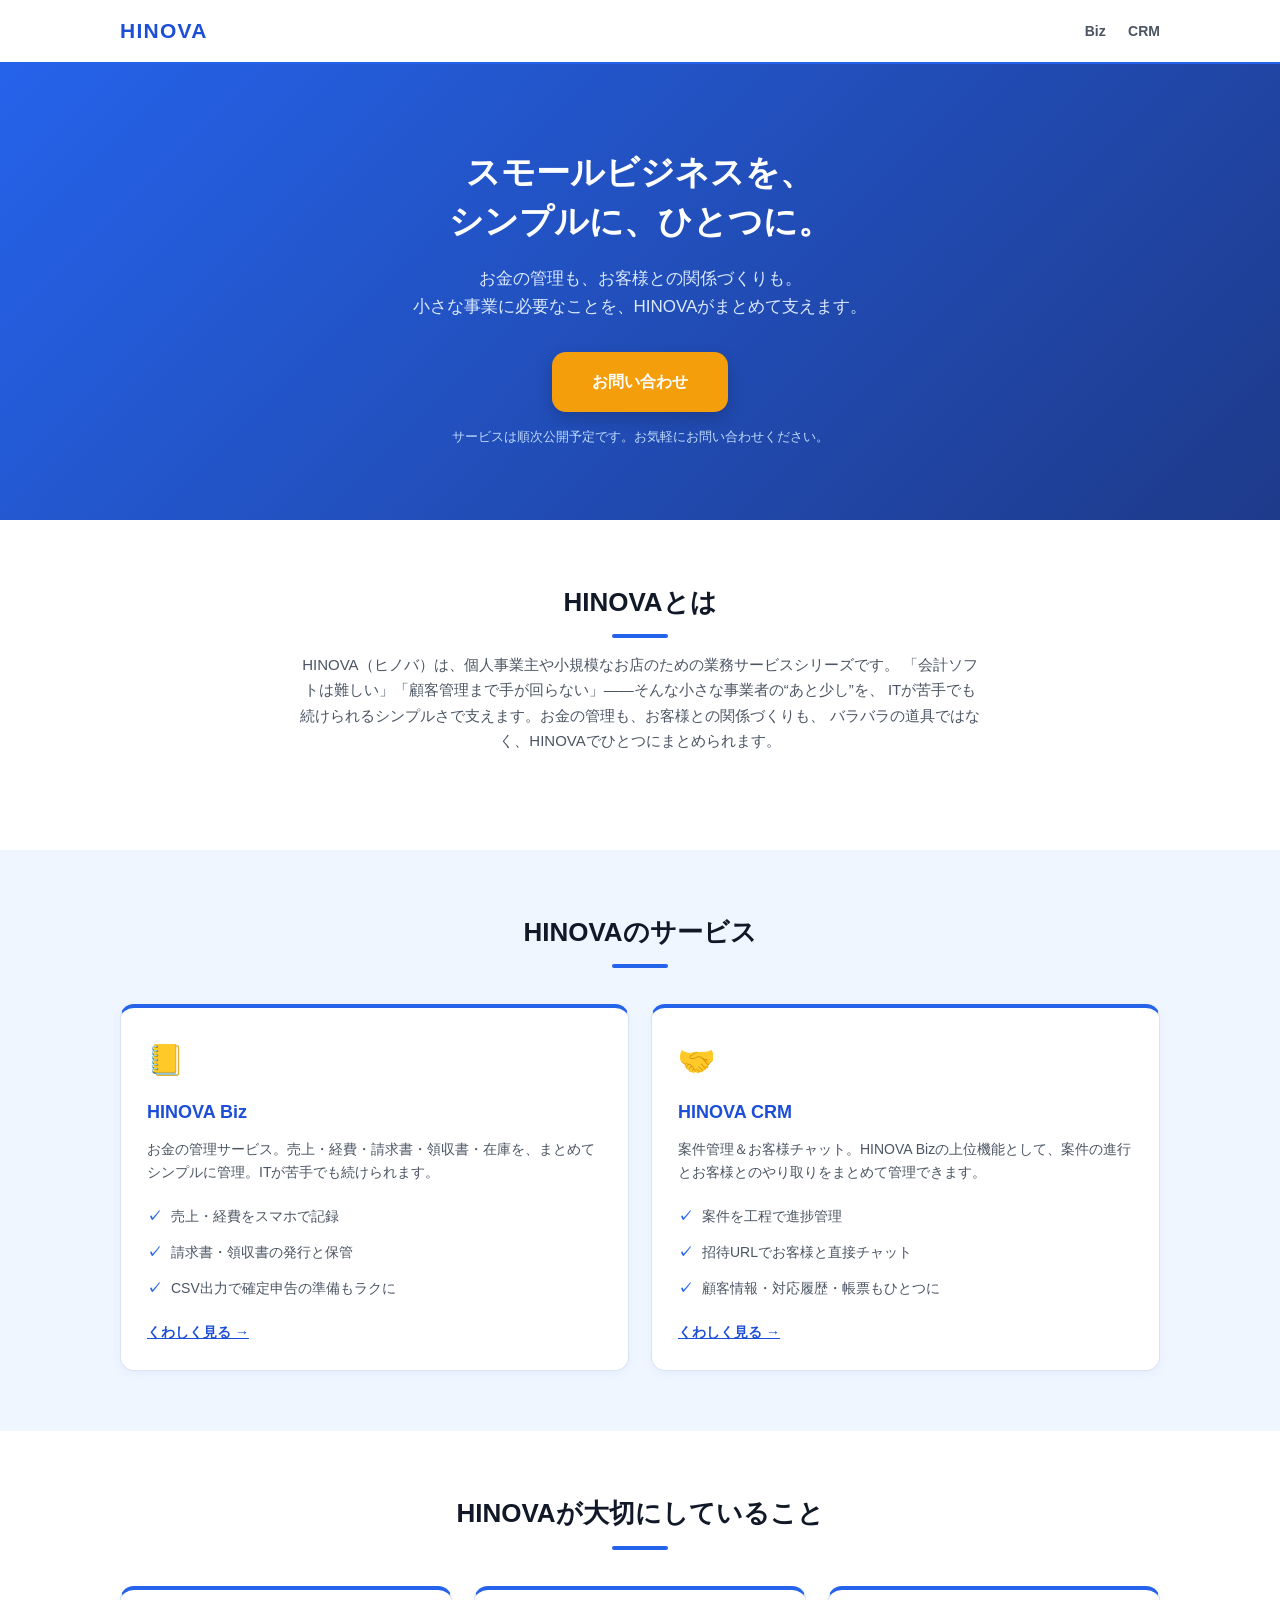
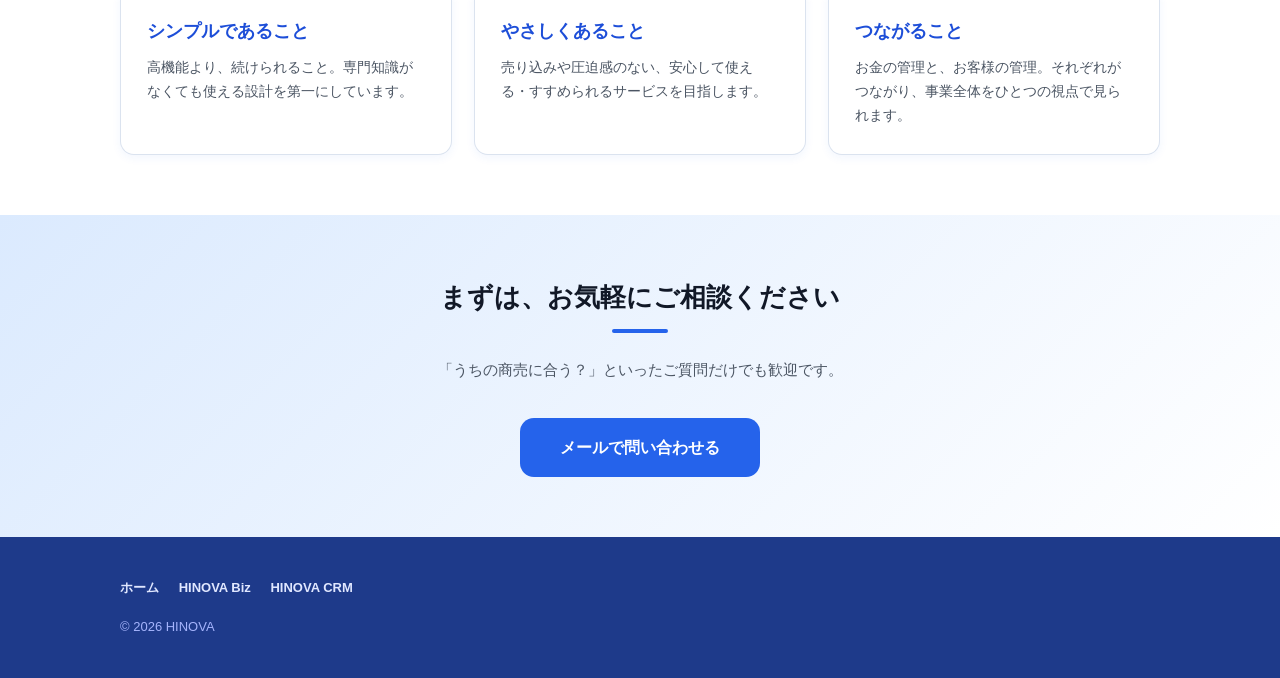
<file: index.html>
<!DOCTYPE html>
<html lang="ja">
<head>
<meta charset="UTF-8">
<meta name="viewport" content="width=device-width, initial-scale=1.0">
<title>HINOVA — スモールビジネスを、ひとつに。</title>
<meta name="description" content="HINOVAは、小さな事業のための業務サービスです。お金の管理のBizと、顧客管理のCRM。ITが苦手でも続けられるシンプルさで、事業をまとめて支えます。">
<meta property="og:title" content="HINOVA — スモールビジネスを、ひとつに。">
<meta property="og:description" content="小さな事業のための業務サービス。お金の管理のBizと、顧客管理のCRM。">
<meta property="og:type" content="website">
<meta property="og:url" content="https://jukuro.github.io/hinova-lp/">
<meta name="twitter:card" content="summary">
<link rel="stylesheet" href="assets/style.css">
</head>
<body>

<header>
  <div class="container header-inner">
    <a class="logo" href="index.html">HINOVA</a>
    <nav>
      <a href="biz.html">Biz</a>
      <a href="crm.html">CRM</a>
    </nav>
  </div>
</header>

<div class="hero">
  <div class="container">
    <h1>スモールビジネスを、<br>シンプルに、ひとつに。</h1>
    <p class="lead">お金の管理も、お客様との関係づくりも。<br>小さな事業に必要なことを、HINOVAがまとめて支えます。</p>
    <a class="btn" href="mailto:jukurog31@gmail.com?subject=HINOVAについての問い合わせ">お問い合わせ</a>
    <p class="micro">サービスは順次公開予定です。お気軽にお問い合わせください。</p>
  </div>
</div>

<section>
  <div class="container">
    <h2>HINOVAとは</h2>
    <p class="lead-text">
      HINOVA（ヒノバ）は、個人事業主や小規模なお店のための業務サービスシリーズです。
      「会計ソフトは難しい」「顧客管理まで手が回らない」——そんな小さな事業者の“あと少し”を、
      ITが苦手でも続けられるシンプルさで支えます。お金の管理も、お客様との関係づくりも、
      バラバラの道具ではなく、HINOVAでひとつにまとめられます。
    </p>
  </div>
</section>

<section class="alt">
  <div class="container">
    <h2>HINOVAのサービス</h2>
    <div class="cards mt36">
      <div class="card">
        <div class="icon">📒</div>
        <h3>HINOVA Biz</h3>
        <p>お金の管理サービス。売上・経費・請求書・領収書・在庫を、まとめてシンプルに管理。ITが苦手でも続けられます。</p>
        <ul class="feature-list">
          <li>売上・経費をスマホで記録</li>
          <li>請求書・領収書の発行と保管</li>
          <li>CSV出力で確定申告の準備もラクに</li>
        </ul>
        <p style="margin-top:14px"><a href="biz.html">くわしく見る →</a></p>
      </div>
      <div class="card">
        <div class="icon">🤝</div>
        <h3>HINOVA CRM</h3>
        <p>案件管理＆お客様チャット。HINOVA Bizの上位機能として、案件の進行とお客様とのやり取りをまとめて管理できます。</p>
        <ul class="feature-list">
          <li>案件を工程で進捗管理</li>
          <li>招待URLでお客様と直接チャット</li>
          <li>顧客情報・対応履歴・帳票もひとつに</li>
        </ul>
        <p style="margin-top:14px"><a href="crm.html">くわしく見る →</a></p>
      </div>
    </div>
  </div>
</section>

<section>
  <div class="container">
    <h2>HINOVAが大切にしていること</h2>
    <div class="cards mt36">
      <div class="card">
        <h3>シンプルであること</h3>
        <p>高機能より、続けられること。専門知識がなくても使える設計を第一にしています。</p>
      </div>
      <div class="card">
        <h3>やさしくあること</h3>
        <p>売り込みや圧迫感のない、安心して使える・すすめられるサービスを目指します。</p>
      </div>
      <div class="card">
        <h3>つながること</h3>
        <p>お金の管理と、お客様の管理。それぞれがつながり、事業全体をひとつの視点で見られます。</p>
      </div>
    </div>
  </div>
</section>

<section class="cta-section">
  <div class="container">
    <h2>まずは、お気軽にご相談ください</h2>
    <p class="lead-text">「うちの商売に合う？」といったご質問だけでも歓迎です。</p>
    <a class="btn" href="mailto:jukurog31@gmail.com?subject=HINOVAについての問い合わせ">メールで問い合わせる</a>
  </div>
</section>

<footer>
  <div class="container">
    <div class="footer-nav">
      <a href="index.html">ホーム</a>
      <a href="biz.html">HINOVA Biz</a>
      <a href="crm.html">HINOVA CRM</a>
    </div>
    <p class="copy">© 2026 HINOVA</p>
  </div>
</footer>

</body>
</html>
</file>
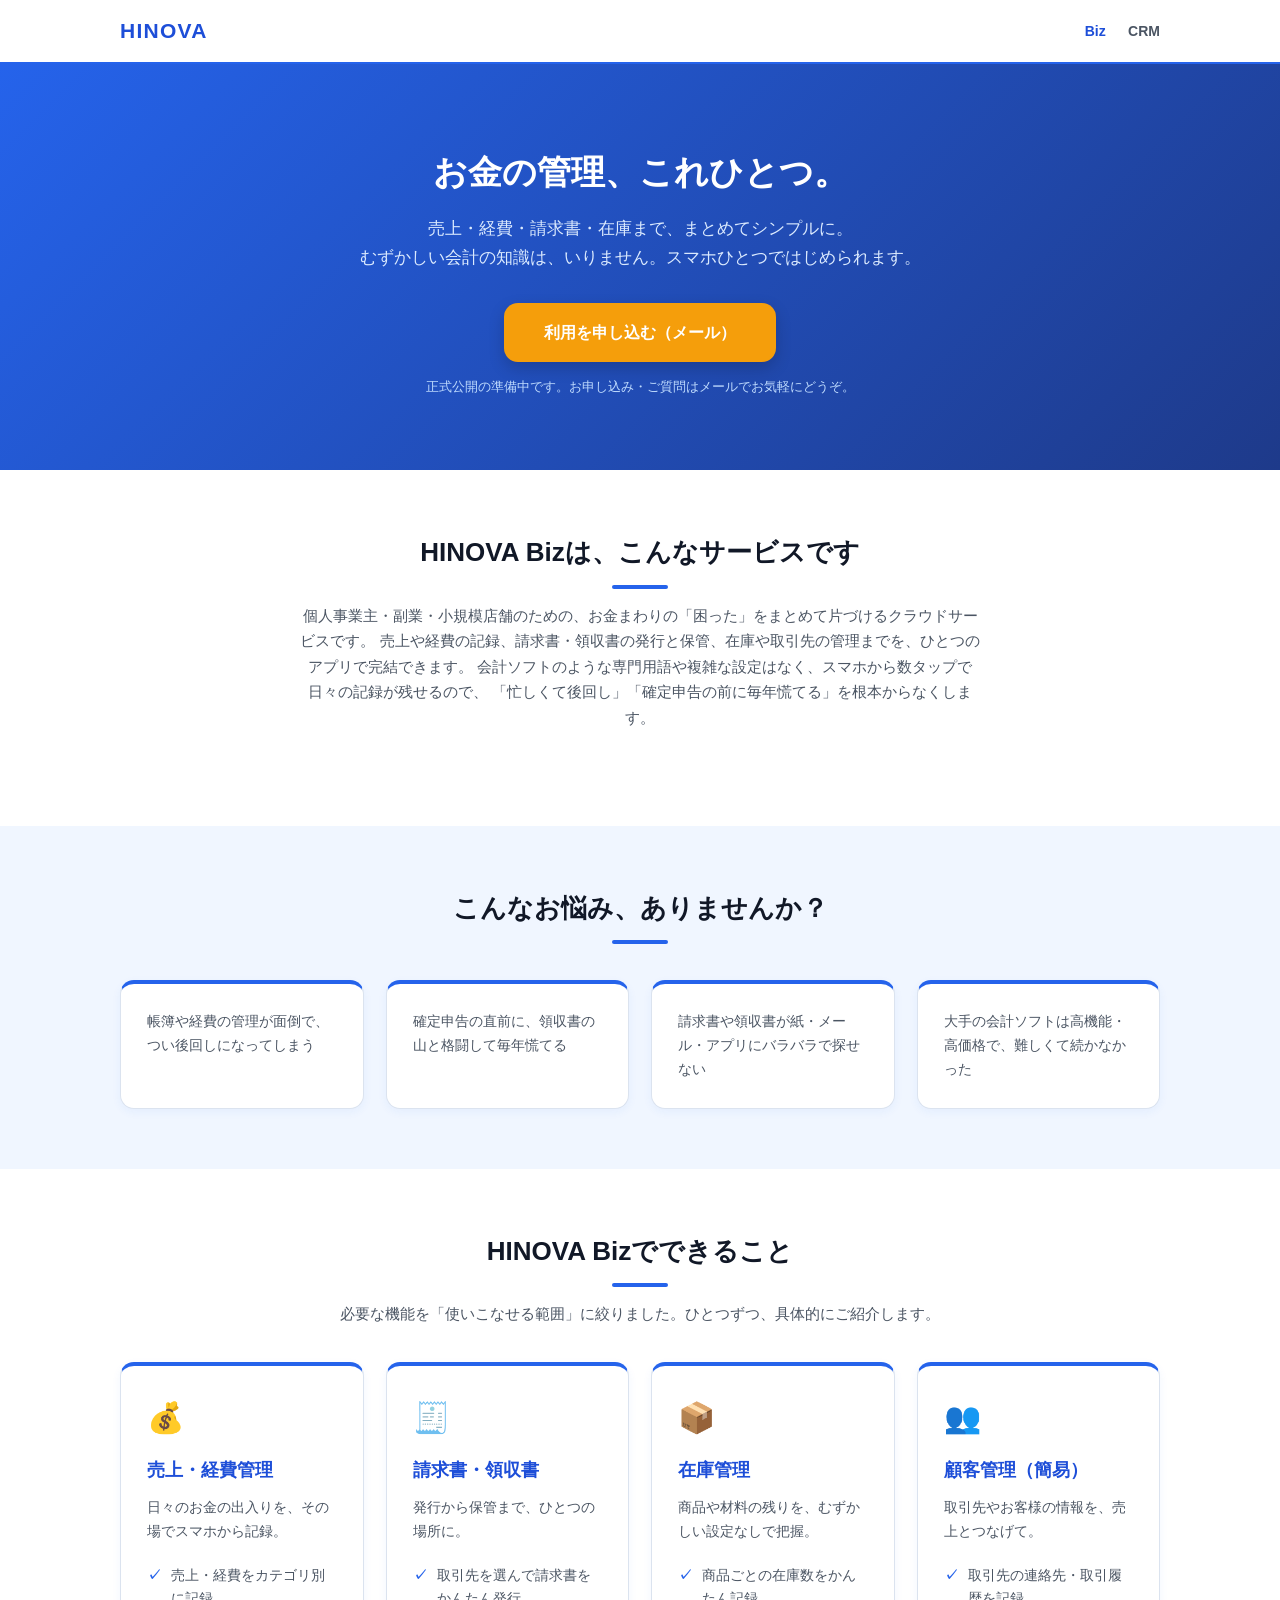
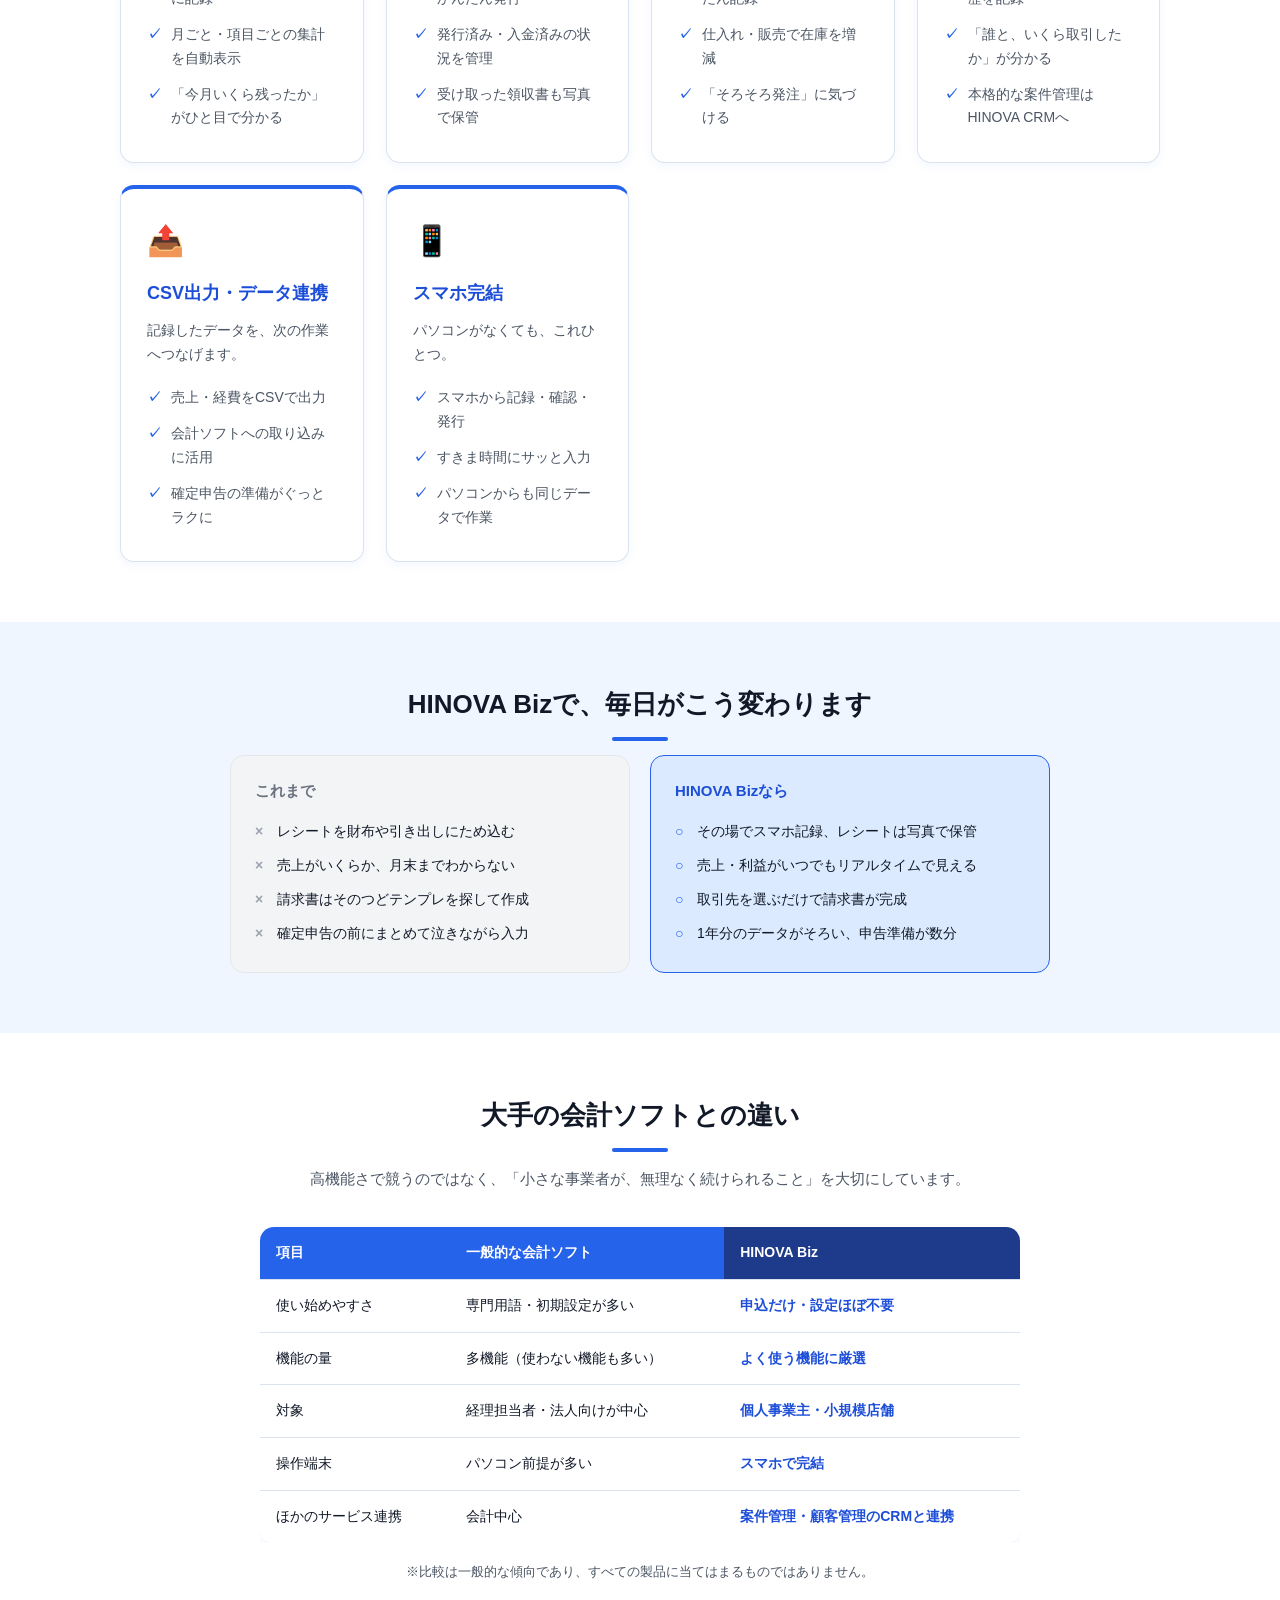
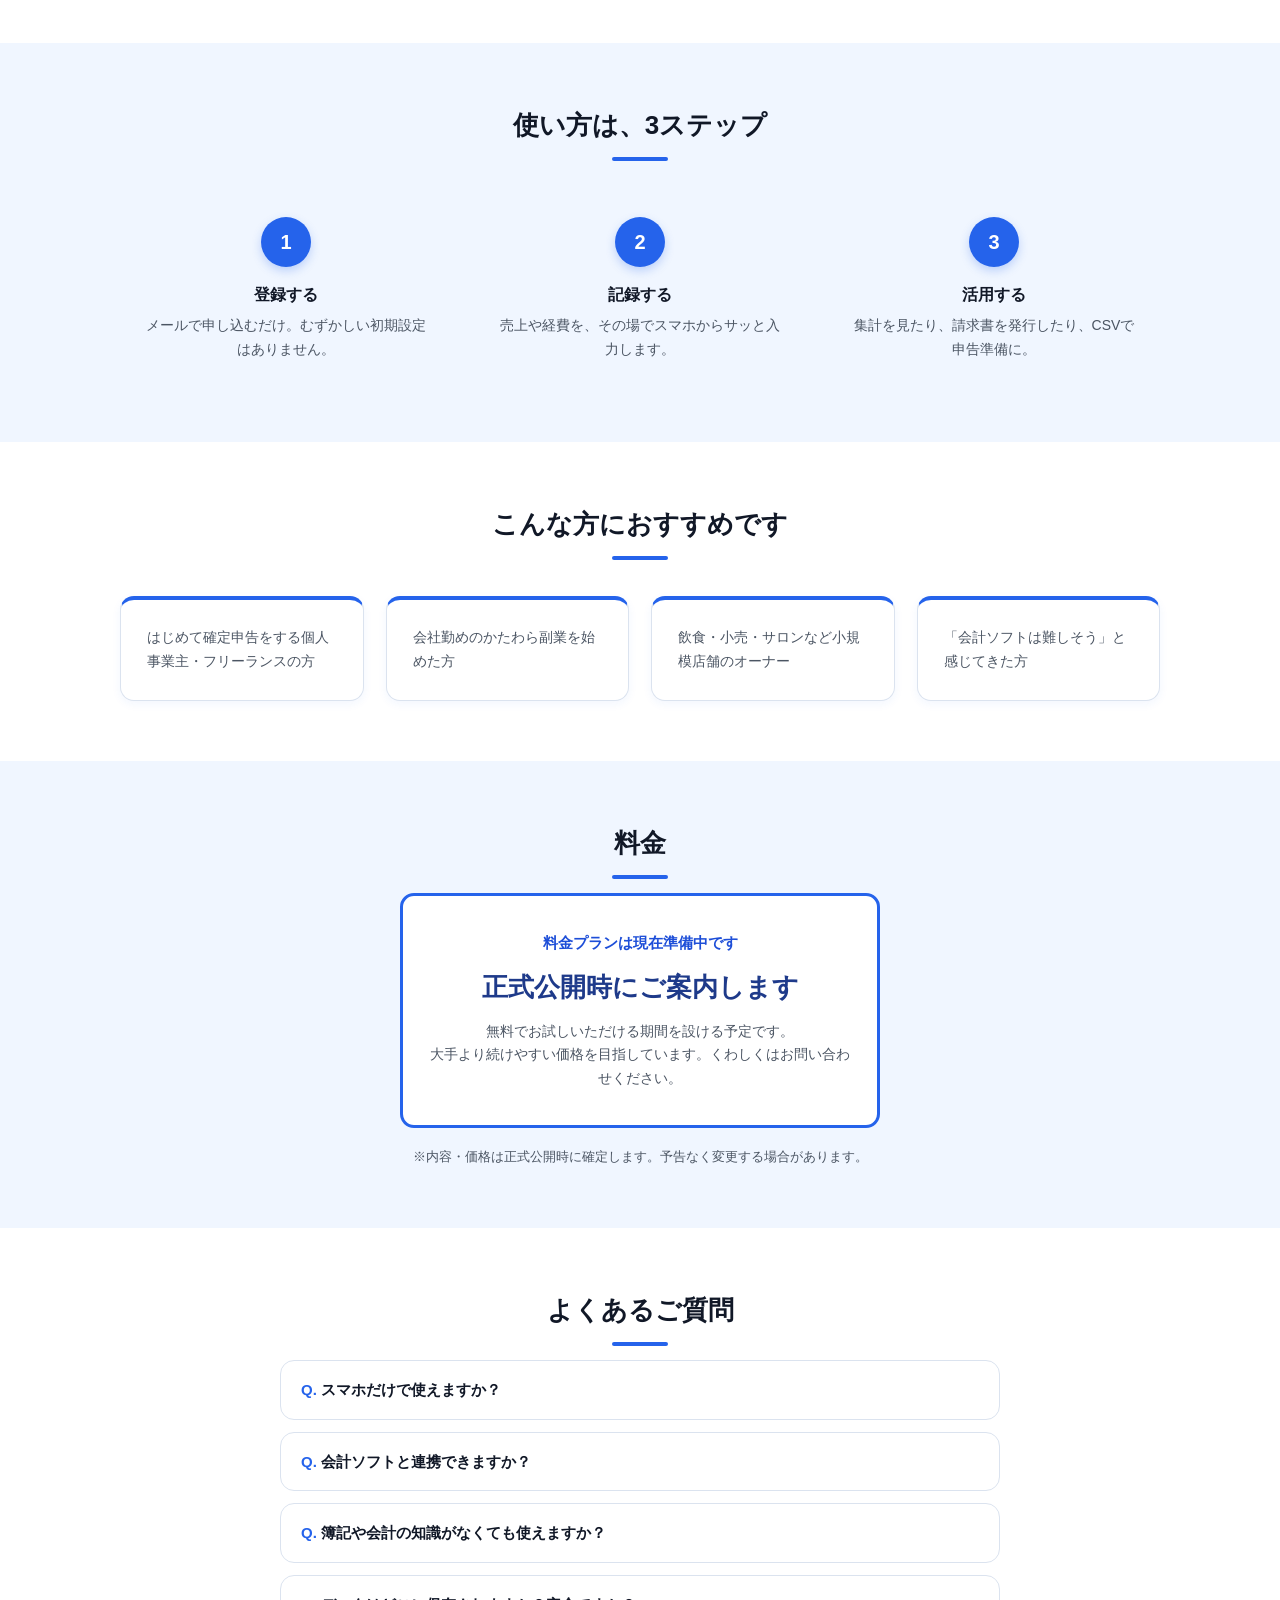
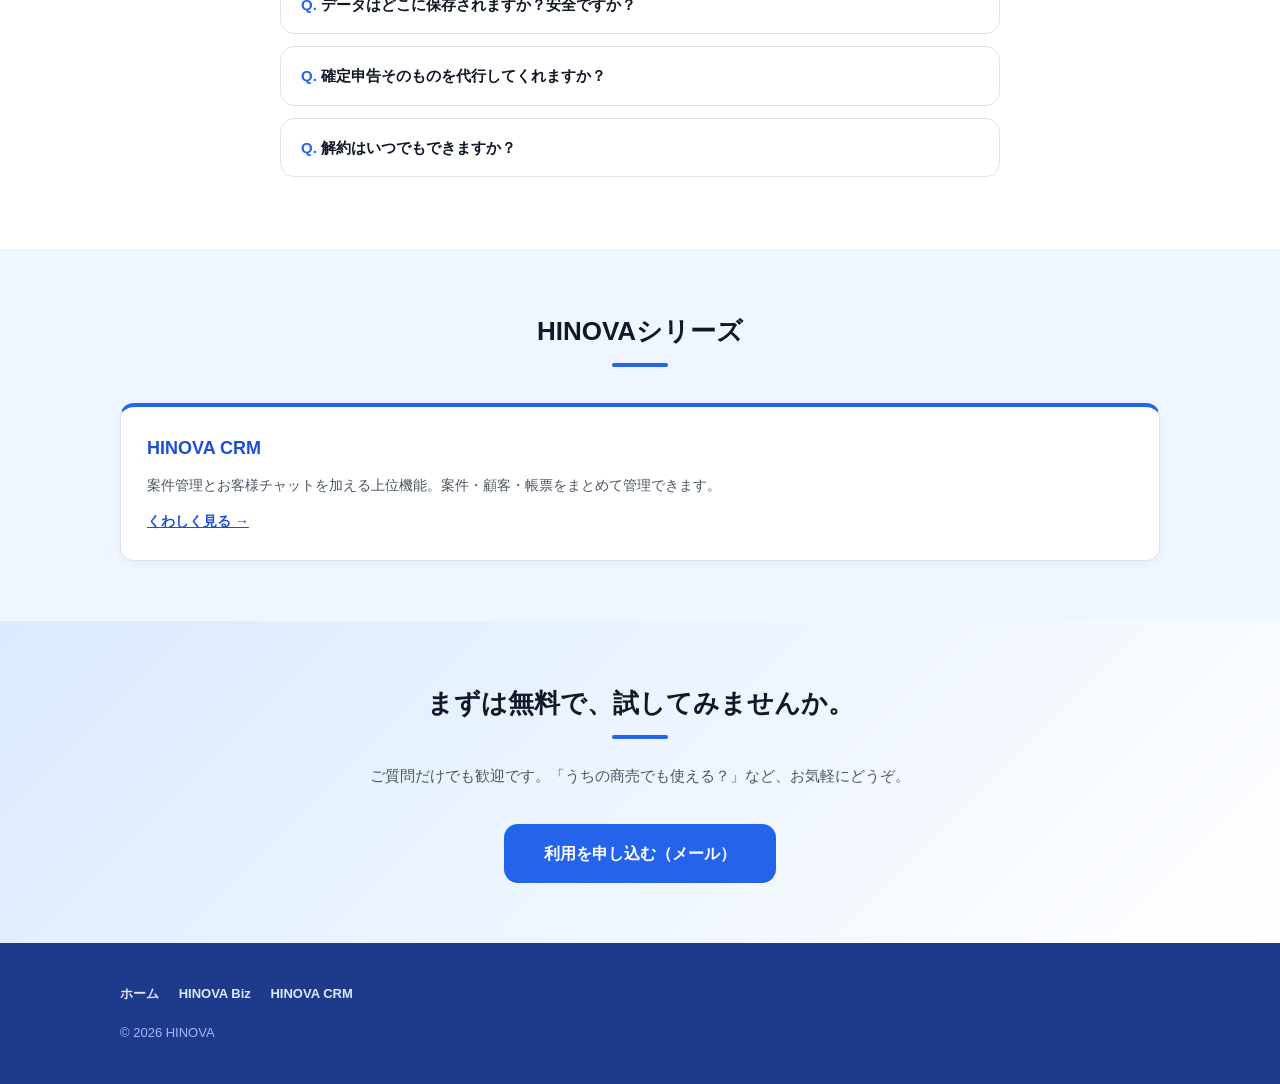
<file: biz.html>
<!DOCTYPE html>
<html lang="ja">
<head>
<meta charset="UTF-8">
<meta name="viewport" content="width=device-width, initial-scale=1.0">
<title>HINOVA Biz — お金の管理、これひとつ。</title>
<meta name="description" content="売上・経費・請求書・領収書・在庫・顧客を、専門知識なしでまとめて管理。ITが苦手な個人事業主・副業・小規模店舗のためのクラウド会計・業務管理サービス。">
<meta property="og:title" content="HINOVA Biz — お金の管理、これひとつ。">
<meta property="og:description" content="売上・経費・請求書・領収書をまとめてシンプルに。ITが苦手でも続けられる。">
<meta property="og:type" content="website">
<meta property="og:url" content="https://jukuro.github.io/hinova-lp/biz.html">
<meta name="twitter:card" content="summary">
<link rel="stylesheet" href="assets/style.css">
</head>
<body>

<header>
  <div class="container header-inner">
    <a class="logo" href="index.html">HINOVA</a>
    <nav>
      <a href="biz.html" class="active">Biz</a>
      <a href="crm.html">CRM</a>
    </nav>
  </div>
</header>

<div class="hero">
  <div class="container">
    <h1>お金の管理、これひとつ。</h1>
    <p class="lead">売上・経費・請求書・在庫まで、まとめてシンプルに。<br>むずかしい会計の知識は、いりません。スマホひとつではじめられます。</p>
    <a class="btn" href="mailto:jukurog31@gmail.com?subject=HINOVA Biz 利用申込・問い合わせ">利用を申し込む（メール）</a>
    <p class="micro">正式公開の準備中です。お申し込み・ご質問はメールでお気軽にどうぞ。</p>
  </div>
</div>

<section>
  <div class="container">
    <h2>HINOVA Bizは、こんなサービスです</h2>
    <p class="lead-text">
      個人事業主・副業・小規模店舗のための、お金まわりの「困った」をまとめて片づけるクラウドサービスです。
      売上や経費の記録、請求書・領収書の発行と保管、在庫や取引先の管理までを、ひとつのアプリで完結できます。
      会計ソフトのような専門用語や複雑な設定はなく、スマホから数タップで日々の記録が残せるので、
      「忙しくて後回し」「確定申告の前に毎年慌てる」を根本からなくします。
    </p>
  </div>
</section>

<section class="alt">
  <div class="container">
    <h2>こんなお悩み、ありませんか？</h2>
    <div class="cards mt36">
      <div class="card"><p>帳簿や経費の管理が面倒で、つい後回しになってしまう</p></div>
      <div class="card"><p>確定申告の直前に、領収書の山と格闘して毎年慌てる</p></div>
      <div class="card"><p>請求書や領収書が紙・メール・アプリにバラバラで探せない</p></div>
      <div class="card"><p>大手の会計ソフトは高機能・高価格で、難しくて続かなかった</p></div>
    </div>
  </div>
</section>

<section>
  <div class="container">
    <h2>HINOVA Bizでできること</h2>
    <p class="lead-text">必要な機能を「使いこなせる範囲」に絞りました。ひとつずつ、具体的にご紹介します。</p>
    <div class="cards">
      <div class="card">
        <div class="icon">💰</div>
        <h3>売上・経費管理</h3>
        <p>日々のお金の出入りを、その場でスマホから記録。</p>
        <ul class="feature-list">
          <li>売上・経費をカテゴリ別に記録</li>
          <li>月ごと・項目ごとの集計を自動表示</li>
          <li>「今月いくら残ったか」がひと目で分かる</li>
        </ul>
      </div>
      <div class="card">
        <div class="icon">🧾</div>
        <h3>請求書・領収書</h3>
        <p>発行から保管まで、ひとつの場所に。</p>
        <ul class="feature-list">
          <li>取引先を選んで請求書をかんたん発行</li>
          <li>発行済み・入金済みの状況を管理</li>
          <li>受け取った領収書も写真で保管</li>
        </ul>
      </div>
      <div class="card">
        <div class="icon">📦</div>
        <h3>在庫管理</h3>
        <p>商品や材料の残りを、むずかしい設定なしで把握。</p>
        <ul class="feature-list">
          <li>商品ごとの在庫数をかんたん記録</li>
          <li>仕入れ・販売で在庫を増減</li>
          <li>「そろそろ発注」に気づける</li>
        </ul>
      </div>
      <div class="card">
        <div class="icon">👥</div>
        <h3>顧客管理（簡易）</h3>
        <p>取引先やお客様の情報を、売上とつなげて。</p>
        <ul class="feature-list">
          <li>取引先の連絡先・取引履歴を記録</li>
          <li>「誰と、いくら取引したか」が分かる</li>
          <li>本格的な案件管理はHINOVA CRMへ</li>
        </ul>
      </div>
      <div class="card">
        <div class="icon">📤</div>
        <h3>CSV出力・データ連携</h3>
        <p>記録したデータを、次の作業へつなげます。</p>
        <ul class="feature-list">
          <li>売上・経費をCSVで出力</li>
          <li>会計ソフトへの取り込みに活用</li>
          <li>確定申告の準備がぐっとラクに</li>
        </ul>
      </div>
      <div class="card">
        <div class="icon">📱</div>
        <h3>スマホ完結</h3>
        <p>パソコンがなくても、これひとつ。</p>
        <ul class="feature-list">
          <li>スマホから記録・確認・発行</li>
          <li>すきま時間にサッと入力</li>
          <li>パソコンからも同じデータで作業</li>
        </ul>
      </div>
    </div>
  </div>
</section>

<section class="alt">
  <div class="container">
    <h2>HINOVA Bizで、毎日がこう変わります</h2>
    <div class="ba mt36">
      <div class="ba-box ba-before">
        <h4>これまで</h4>
        <ul>
          <li>レシートを財布や引き出しにため込む</li>
          <li>売上がいくらか、月末までわからない</li>
          <li>請求書はそのつどテンプレを探して作成</li>
          <li>確定申告の前にまとめて泣きながら入力</li>
        </ul>
      </div>
      <div class="ba-box ba-after">
        <h4>HINOVA Bizなら</h4>
        <ul>
          <li>その場でスマホ記録、レシートは写真で保管</li>
          <li>売上・利益がいつでもリアルタイムで見える</li>
          <li>取引先を選ぶだけで請求書が完成</li>
          <li>1年分のデータがそろい、申告準備が数分</li>
        </ul>
      </div>
    </div>
  </div>
</section>

<section>
  <div class="container">
    <h2>大手の会計ソフトとの違い</h2>
    <p class="lead-text">高機能さで競うのではなく、「小さな事業者が、無理なく続けられること」を大切にしています。</p>
    <div class="compare">
      <table>
        <thead>
          <tr><th>項目</th><th>一般的な会計ソフト</th><th class="hl">HINOVA Biz</th></tr>
        </thead>
        <tbody>
          <tr><td>使い始めやすさ</td><td>専門用語・初期設定が多い</td><td class="yes">申込だけ・設定ほぼ不要</td></tr>
          <tr><td>機能の量</td><td>多機能（使わない機能も多い）</td><td class="yes">よく使う機能に厳選</td></tr>
          <tr><td>対象</td><td>経理担当者・法人向けが中心</td><td class="yes">個人事業主・小規模店舗</td></tr>
          <tr><td>操作端末</td><td>パソコン前提が多い</td><td class="yes">スマホで完結</td></tr>
          <tr><td>ほかのサービス連携</td><td>会計中心</td><td class="yes">案件管理・顧客管理のCRMと連携</td></tr>
        </tbody>
      </table>
    </div>
    <p class="section-note">※比較は一般的な傾向であり、すべての製品に当てはまるものではありません。</p>
  </div>
</section>

<section class="alt">
  <div class="container">
    <h2>使い方は、3ステップ</h2>
    <div class="steps mt36">
      <div class="step">
        <div class="num">1</div>
        <h3>登録する</h3>
        <p>メールで申し込むだけ。むずかしい初期設定はありません。</p>
      </div>
      <div class="step">
        <div class="num">2</div>
        <h3>記録する</h3>
        <p>売上や経費を、その場でスマホからサッと入力します。</p>
      </div>
      <div class="step">
        <div class="num">3</div>
        <h3>活用する</h3>
        <p>集計を見たり、請求書を発行したり、CSVで申告準備に。</p>
      </div>
    </div>
  </div>
</section>

<section>
  <div class="container">
    <h2>こんな方におすすめです</h2>
    <div class="cards mt36">
      <div class="card"><p>はじめて確定申告をする個人事業主・フリーランスの方</p></div>
      <div class="card"><p>会社勤めのかたわら副業を始めた方</p></div>
      <div class="card"><p>飲食・小売・サロンなど小規模店舗のオーナー</p></div>
      <div class="card"><p>「会計ソフトは難しそう」と感じてきた方</p></div>
    </div>
  </div>
</section>

<section class="alt">
  <div class="container">
    <h2>料金</h2>
    <div class="price-box">
      <p class="plan-name">料金プランは現在準備中です</p>
      <p class="price">正式公開時にご案内します</p>
      <p style="font-size:14px;color:var(--text-sub)">無料でお試しいただける期間を設ける予定です。<br>大手より続けやすい価格を目指しています。くわしくはお問い合わせください。</p>
    </div>
    <p class="section-note">※内容・価格は正式公開時に確定します。予告なく変更する場合があります。</p>
  </div>
</section>

<section>
  <div class="container">
    <h2>よくあるご質問</h2>
    <details>
      <summary>スマホだけで使えますか？</summary>
      <p>はい。スマホでの利用を前提に設計しています。記録・確認・請求書発行までスマホで完結でき、パソコンからも同じデータでご利用いただけます。</p>
    </details>
    <details>
      <summary>会計ソフトと連携できますか？</summary>
      <p>売上・経費データのCSV出力に対応予定です。お使いの会計ソフトへの取り込みや、税理士さんへのデータ共有にご活用いただけます。対応形式の詳細はお問い合わせください。</p>
    </details>
    <details>
      <summary>簿記や会計の知識がなくても使えますか？</summary>
      <p>はい。専門用語をできるだけ避け、「お金の出入りを記録する」感覚で使える設計にしています。むずかしい仕訳の知識は不要です。</p>
    </details>
    <details>
      <summary>データはどこに保存されますか？安全ですか？</summary>
      <p>クラウド上に安全に保存されます。端末の故障や紛失時もデータは失われません。大切な情報はお預かりする前提で、慎重に取り扱います。</p>
    </details>
    <details>
      <summary>確定申告そのものを代行してくれますか？</summary>
      <p>HINOVA Bizは申告に必要なデータを整えるためのツールで、申告の代行は行いません。整えたデータをもとに、ご自身または税理士さんが申告する流れになります。</p>
    </details>
    <details>
      <summary>解約はいつでもできますか？</summary>
      <p>はい。いつでも解約いただけます。無理な引き止めはいたしません。データの取り出しについてもご案内します。</p>
    </details>
  </div>
</section>

<section class="alt">
  <div class="container">
    <h2>HINOVAシリーズ</h2>
    <div class="cards mt36">
      <div class="card">
        <h3>HINOVA CRM</h3>
        <p>案件管理とお客様チャットを加える上位機能。案件・顧客・帳票をまとめて管理できます。</p>
        <p style="margin-top:12px"><a href="crm.html">くわしく見る →</a></p>
      </div>
    </div>
  </div>
</section>

<section class="cta-section">
  <div class="container">
    <h2>まずは無料で、試してみませんか。</h2>
    <p class="lead-text">ご質問だけでも歓迎です。「うちの商売でも使える？」など、お気軽にどうぞ。</p>
    <a class="btn" href="mailto:jukurog31@gmail.com?subject=HINOVA Biz 利用申込・問い合わせ">利用を申し込む（メール）</a>
  </div>
</section>

<footer>
  <div class="container">
    <div class="footer-nav">
      <a href="index.html">ホーム</a>
      <a href="biz.html">HINOVA Biz</a>
      <a href="crm.html">HINOVA CRM</a>
    </div>
    <p class="copy">© 2026 HINOVA</p>
  </div>
</footer>

<script>
/* 紹介元コード(?ref)の引き継ぎ。見た目・文言・CTAは変更しない。
   URLに ?ref=HNP... があれば、申込リンクにコードを不可視で引き継ぐだけ。 */
(function () {
  try {
    var ref = new URLSearchParams(location.search).get('ref');
    if (!ref || !/^HNP[A-Z2-9]{3,10}$/.test(ref)) return;
    // 申込アプリへのリンクがあれば ?ref を付与（現状は無し・将来用）
    document.querySelectorAll('a[data-signup], a[href*="hinova-biz"]').forEach(function (a) {
      var u = new URL(a.href, location.href);
      u.searchParams.set('ref', ref);
      a.href = u.toString();
    });
    // メール申込リンクには本文末尾にコードを不可視で添える（手動での紐付け用）
    document.querySelectorAll('a[href^="mailto:"]').forEach(function (a) {
      a.href += (a.href.indexOf('?') >= 0 ? '&' : '?') + 'body=' + encodeURIComponent('\n\n[ref:' + ref + ']');
    });
  } catch (e) { /* 失敗しても何もしない */ }
})();
</script>
</body>
</html>
</file>
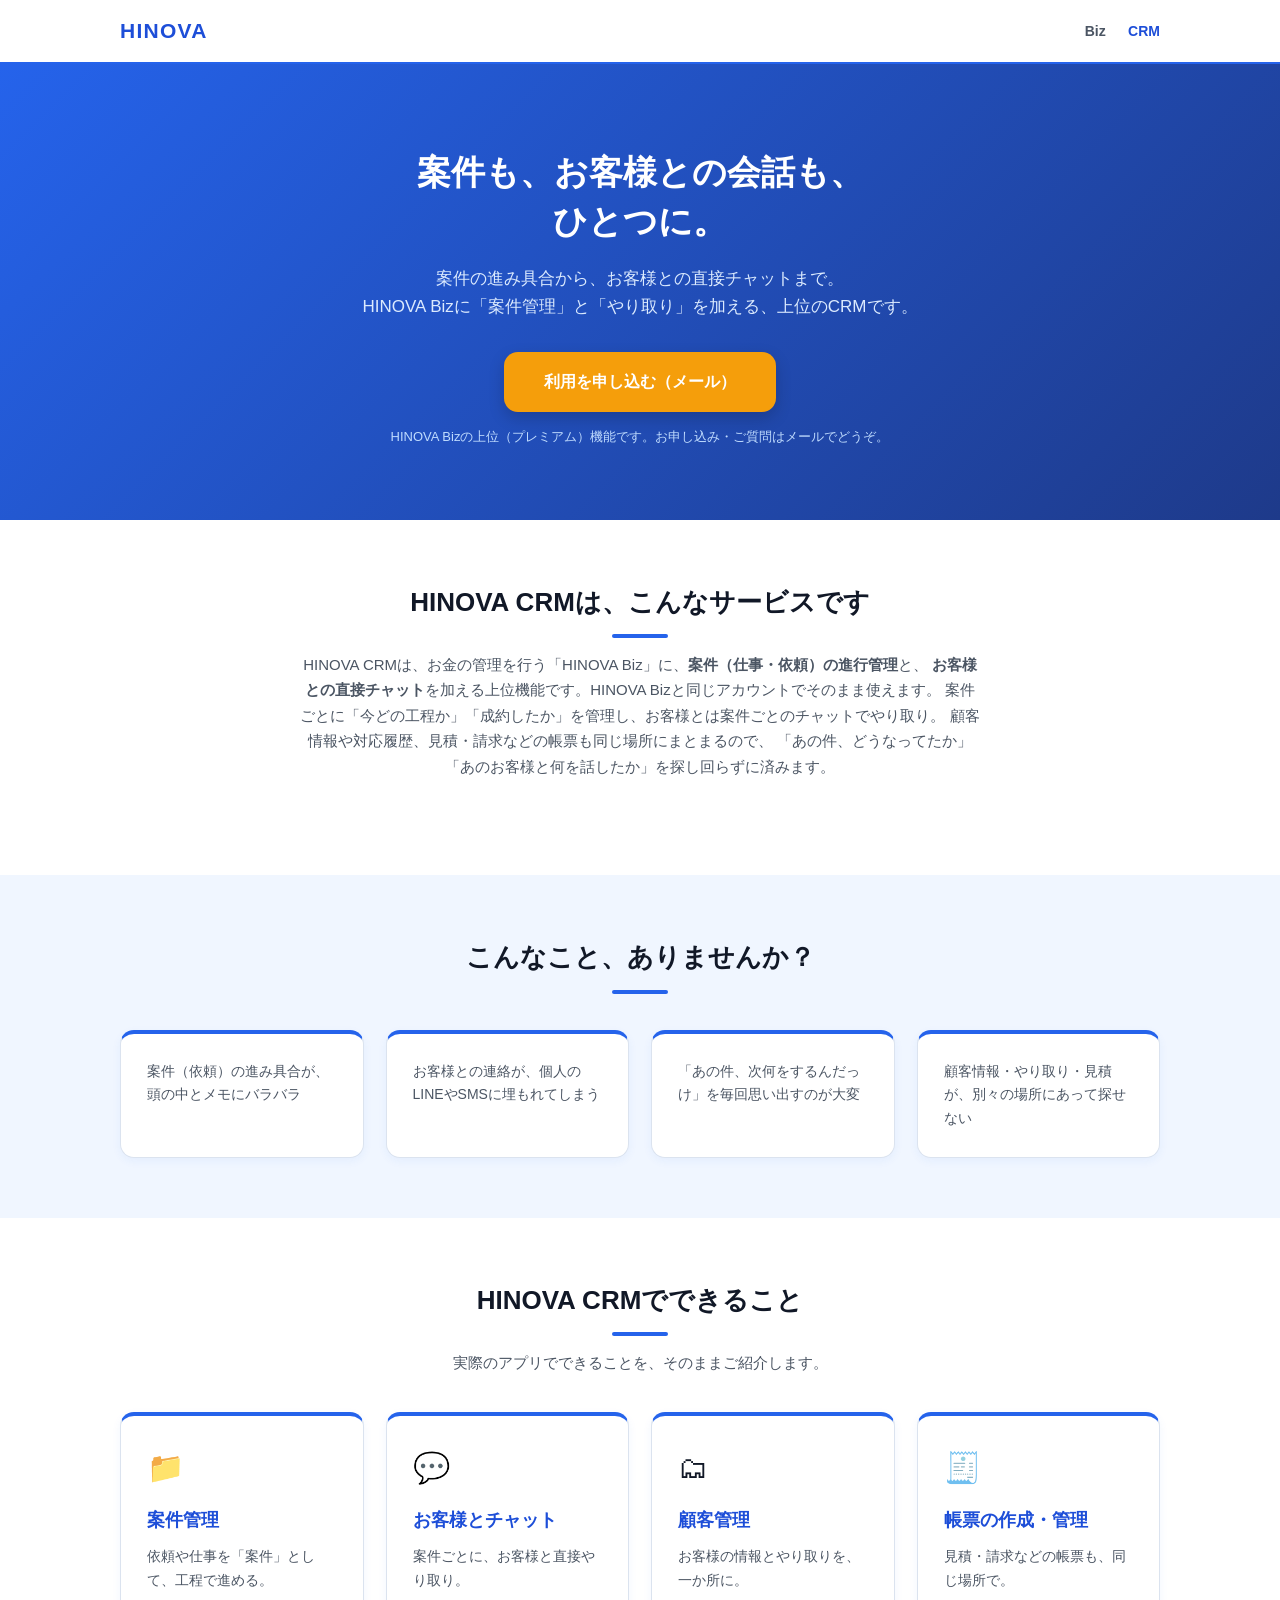
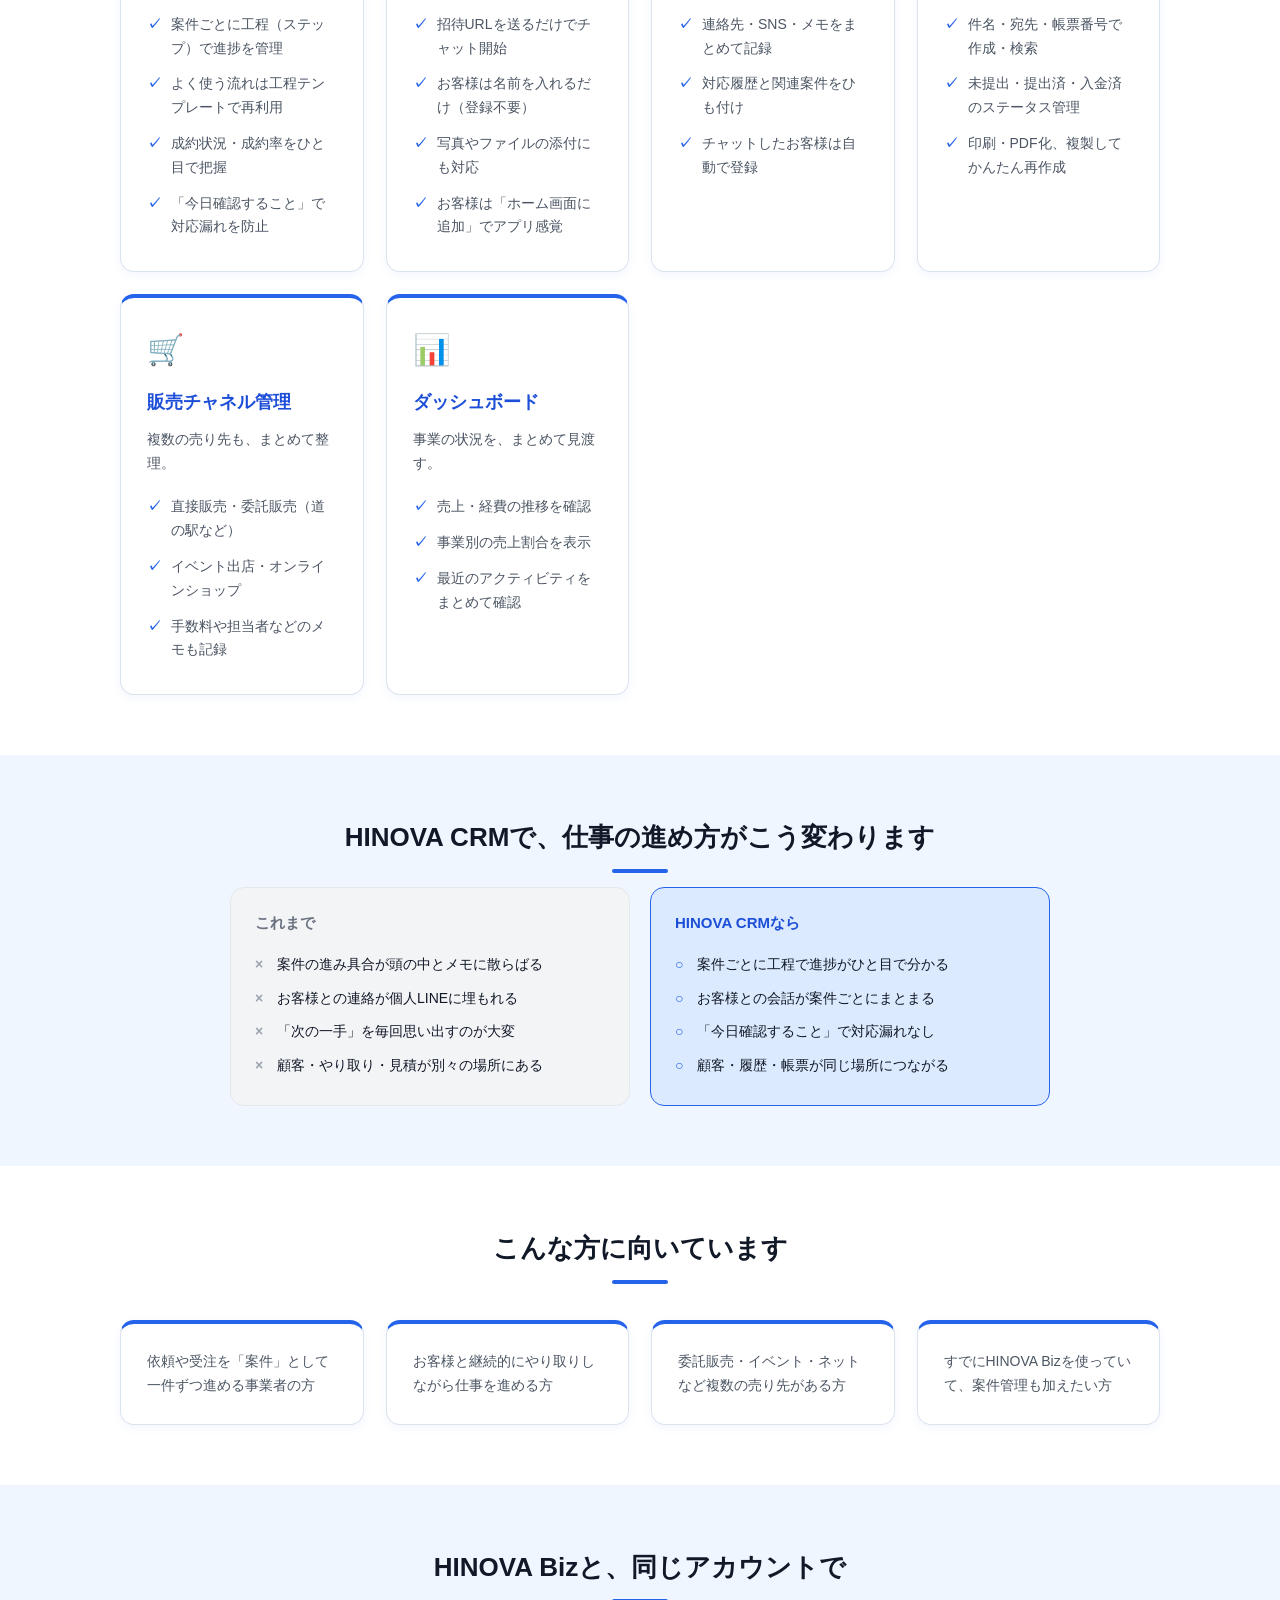
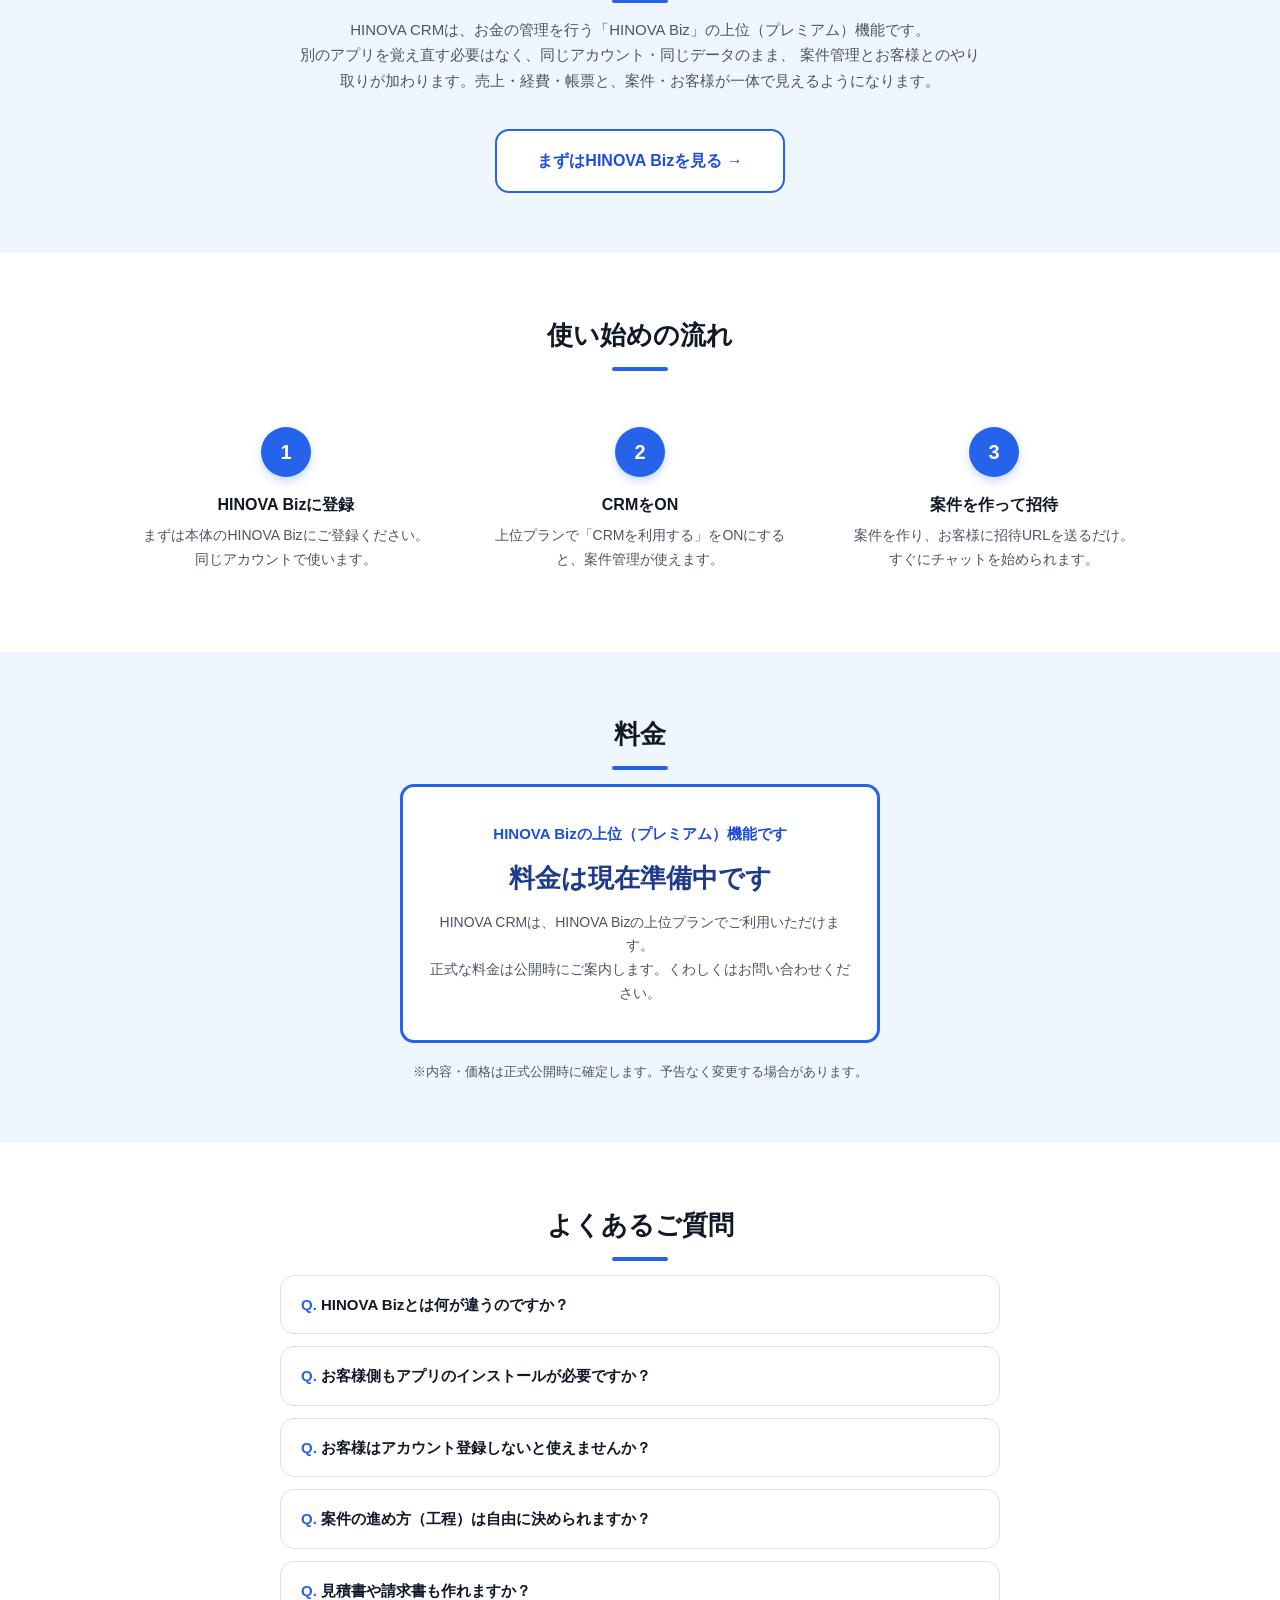
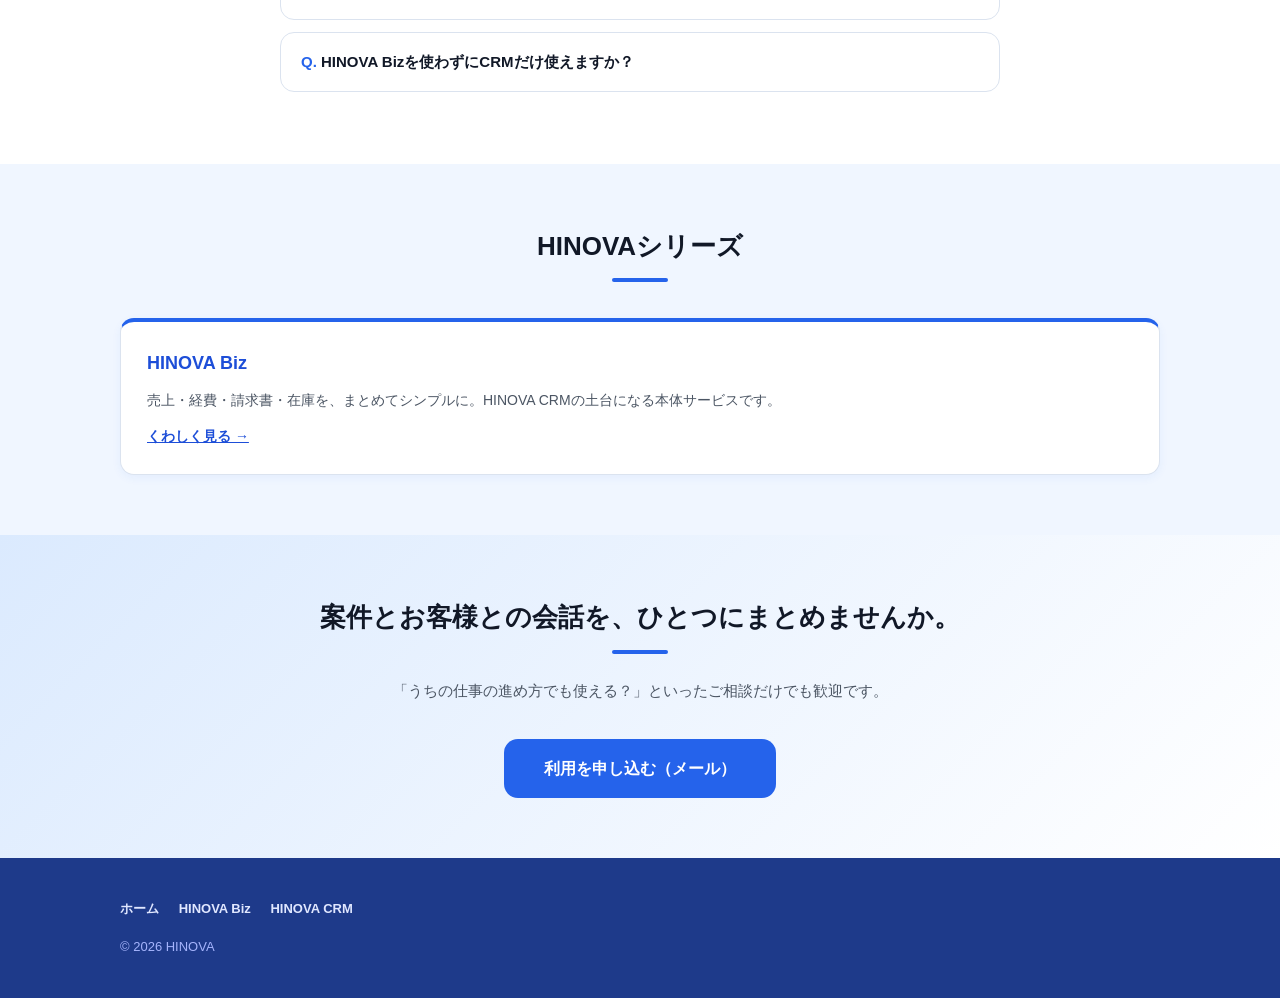
<file: crm.html>
<!DOCTYPE html>
<html lang="ja">
<head>
<meta charset="UTF-8">
<meta name="viewport" content="width=device-width, initial-scale=1.0">
<title>HINOVA CRM — 案件も、お客様との会話も、ひとつに。</title>
<meta name="description" content="案件の進み具合から、お客様との直接チャットまでをまとめて管理。HINOVA Bizに『案件管理』と『お客様とのやり取り』を加える、小さな事業のためのCRMです。">
<meta property="og:title" content="HINOVA CRM — 案件も、お客様との会話も、ひとつに。">
<meta property="og:description" content="案件の進捗も、お客様とのチャットも、顧客情報もひとつに。HINOVA Bizの上位機能。">
<meta property="og:type" content="website">
<meta property="og:url" content="https://jukuro.github.io/hinova-lp/crm.html">
<meta name="twitter:card" content="summary">
<link rel="stylesheet" href="assets/style.css">
</head>
<body>

<header>
  <div class="container header-inner">
    <a class="logo" href="index.html">HINOVA</a>
    <nav>
      <a href="biz.html">Biz</a>
      <a href="crm.html" class="active">CRM</a>
    </nav>
  </div>
</header>

<div class="hero">
  <div class="container">
    <h1>案件も、お客様との会話も、<br>ひとつに。</h1>
    <p class="lead">案件の進み具合から、お客様との直接チャットまで。<br>HINOVA Bizに「案件管理」と「やり取り」を加える、上位のCRMです。</p>
    <a class="btn" href="mailto:jukurog31@gmail.com?subject=HINOVA CRM 利用申込・問い合わせ">利用を申し込む（メール）</a>
    <p class="micro">HINOVA Bizの上位（プレミアム）機能です。お申し込み・ご質問はメールでどうぞ。</p>
  </div>
</div>

<section>
  <div class="container">
    <h2>HINOVA CRMは、こんなサービスです</h2>
    <p class="lead-text">
      HINOVA CRMは、お金の管理を行う「HINOVA Biz」に、<strong>案件（仕事・依頼）の進行管理</strong>と、
      <strong>お客様との直接チャット</strong>を加える上位機能です。HINOVA Bizと同じアカウントでそのまま使えます。
      案件ごとに「今どの工程か」「成約したか」を管理し、お客様とは案件ごとのチャットでやり取り。
      顧客情報や対応履歴、見積・請求などの帳票も同じ場所にまとまるので、
      「あの件、どうなってたか」「あのお客様と何を話したか」を探し回らずに済みます。
    </p>
  </div>
</section>

<section class="alt">
  <div class="container">
    <h2>こんなこと、ありませんか？</h2>
    <div class="cards mt36">
      <div class="card"><p>案件（依頼）の進み具合が、頭の中とメモにバラバラ</p></div>
      <div class="card"><p>お客様との連絡が、個人のLINEやSMSに埋もれてしまう</p></div>
      <div class="card"><p>「あの件、次何をするんだっけ」を毎回思い出すのが大変</p></div>
      <div class="card"><p>顧客情報・やり取り・見積が、別々の場所にあって探せない</p></div>
    </div>
  </div>
</section>

<section>
  <div class="container">
    <h2>HINOVA CRMでできること</h2>
    <p class="lead-text">実際のアプリでできることを、そのままご紹介します。</p>
    <div class="cards">
      <div class="card">
        <div class="icon">📁</div>
        <h3>案件管理</h3>
        <p>依頼や仕事を「案件」として、工程で進める。</p>
        <ul class="feature-list">
          <li>案件ごとに工程（ステップ）で進捗を管理</li>
          <li>よく使う流れは工程テンプレートで再利用</li>
          <li>成約状況・成約率をひと目で把握</li>
          <li>「今日確認すること」で対応漏れを防止</li>
        </ul>
      </div>
      <div class="card">
        <div class="icon">💬</div>
        <h3>お客様とチャット</h3>
        <p>案件ごとに、お客様と直接やり取り。</p>
        <ul class="feature-list">
          <li>招待URLを送るだけでチャット開始</li>
          <li>お客様は名前を入れるだけ（登録不要）</li>
          <li>写真やファイルの添付にも対応</li>
          <li>お客様は「ホーム画面に追加」でアプリ感覚</li>
        </ul>
      </div>
      <div class="card">
        <div class="icon">🗂</div>
        <h3>顧客管理</h3>
        <p>お客様の情報とやり取りを、一か所に。</p>
        <ul class="feature-list">
          <li>連絡先・SNS・メモをまとめて記録</li>
          <li>対応履歴と関連案件をひも付け</li>
          <li>チャットしたお客様は自動で登録</li>
        </ul>
      </div>
      <div class="card">
        <div class="icon">🧾</div>
        <h3>帳票の作成・管理</h3>
        <p>見積・請求などの帳票も、同じ場所で。</p>
        <ul class="feature-list">
          <li>件名・宛先・帳票番号で作成・検索</li>
          <li>未提出・提出済・入金済のステータス管理</li>
          <li>印刷・PDF化、複製してかんたん再作成</li>
        </ul>
      </div>
      <div class="card">
        <div class="icon">🛒</div>
        <h3>販売チャネル管理</h3>
        <p>複数の売り先も、まとめて整理。</p>
        <ul class="feature-list">
          <li>直接販売・委託販売（道の駅など）</li>
          <li>イベント出店・オンラインショップ</li>
          <li>手数料や担当者などのメモも記録</li>
        </ul>
      </div>
      <div class="card">
        <div class="icon">📊</div>
        <h3>ダッシュボード</h3>
        <p>事業の状況を、まとめて見渡す。</p>
        <ul class="feature-list">
          <li>売上・経費の推移を確認</li>
          <li>事業別の売上割合を表示</li>
          <li>最近のアクティビティをまとめて確認</li>
        </ul>
      </div>
    </div>
  </div>
</section>

<section class="alt">
  <div class="container">
    <h2>HINOVA CRMで、仕事の進め方がこう変わります</h2>
    <div class="ba mt36">
      <div class="ba-box ba-before">
        <h4>これまで</h4>
        <ul>
          <li>案件の進み具合が頭の中とメモに散らばる</li>
          <li>お客様との連絡が個人LINEに埋もれる</li>
          <li>「次の一手」を毎回思い出すのが大変</li>
          <li>顧客・やり取り・見積が別々の場所にある</li>
        </ul>
      </div>
      <div class="ba-box ba-after">
        <h4>HINOVA CRMなら</h4>
        <ul>
          <li>案件ごとに工程で進捗がひと目で分かる</li>
          <li>お客様との会話が案件ごとにまとまる</li>
          <li>「今日確認すること」で対応漏れなし</li>
          <li>顧客・履歴・帳票が同じ場所につながる</li>
        </ul>
      </div>
    </div>
  </div>
</section>

<section>
  <div class="container">
    <h2>こんな方に向いています</h2>
    <div class="cards mt36">
      <div class="card"><p>依頼や受注を「案件」として一件ずつ進める事業者の方</p></div>
      <div class="card"><p>お客様と継続的にやり取りしながら仕事を進める方</p></div>
      <div class="card"><p>委託販売・イベント・ネットなど複数の売り先がある方</p></div>
      <div class="card"><p>すでにHINOVA Bizを使っていて、案件管理も加えたい方</p></div>
    </div>
  </div>
</section>

<section class="alt">
  <div class="container">
    <h2>HINOVA Bizと、同じアカウントで</h2>
    <p class="lead-text">
      HINOVA CRMは、お金の管理を行う「HINOVA Biz」の上位（プレミアム）機能です。<br>
      別のアプリを覚え直す必要はなく、同じアカウント・同じデータのまま、
      案件管理とお客様とのやり取りが加わります。売上・経費・帳票と、案件・お客様が一体で見えるようになります。
    </p>
    <p style="text-align:center;margin-top:22px"><a class="btn secondary" href="biz.html">まずはHINOVA Bizを見る →</a></p>
  </div>
</section>

<section>
  <div class="container">
    <h2>使い始めの流れ</h2>
    <div class="steps mt36">
      <div class="step">
        <div class="num">1</div>
        <h3>HINOVA Bizに登録</h3>
        <p>まずは本体のHINOVA Bizにご登録ください。同じアカウントで使います。</p>
      </div>
      <div class="step">
        <div class="num">2</div>
        <h3>CRMをON</h3>
        <p>上位プランで「CRMを利用する」をONにすると、案件管理が使えます。</p>
      </div>
      <div class="step">
        <div class="num">3</div>
        <h3>案件を作って招待</h3>
        <p>案件を作り、お客様に招待URLを送るだけ。すぐにチャットを始められます。</p>
      </div>
    </div>
  </div>
</section>

<section class="alt">
  <div class="container">
    <h2>料金</h2>
    <div class="price-box">
      <p class="plan-name">HINOVA Bizの上位（プレミアム）機能です</p>
      <p class="price">料金は現在準備中です</p>
      <p style="font-size:14px;color:var(--text-sub)">HINOVA CRMは、HINOVA Bizの上位プランでご利用いただけます。<br>正式な料金は公開時にご案内します。くわしくはお問い合わせください。</p>
    </div>
    <p class="section-note">※内容・価格は正式公開時に確定します。予告なく変更する場合があります。</p>
  </div>
</section>

<section>
  <div class="container">
    <h2>よくあるご質問</h2>
    <details>
      <summary>HINOVA Bizとは何が違うのですか？</summary>
      <p>HINOVA Bizは売上・経費・帳票・在庫などお金まわりの管理が中心です。HINOVA CRMはそこに、案件（仕事・依頼）の進行管理と、お客様との直接チャットを加える上位機能です。同じアカウント・同じデータで使えます。</p>
    </details>
    <details>
      <summary>お客様側もアプリのインストールが必要ですか？</summary>
      <p>いいえ。お客様は、お送りする招待URLを開いてお名前を入れるだけでチャットを始められます。インストールは不要です。「ホーム画面に追加」すれば、次回からアプリのように開けます。</p>
    </details>
    <details>
      <summary>お客様はアカウント登録しないと使えませんか？</summary>
      <p>名前を入れるだけで利用できます。メールアドレスとパスワードを登録しておくと、別の端末からも同じチャットの続きができるようになります（任意）。</p>
    </details>
    <details>
      <summary>案件の進め方（工程）は自由に決められますか？</summary>
      <p>はい。案件を工程（ステップ）で管理でき、よく使う流れは工程テンプレートとして保存・再利用できます。「今日確認すること」で対応漏れも防げます。</p>
    </details>
    <details>
      <summary>見積書や請求書も作れますか？</summary>
      <p>はい。件名・宛先・帳票番号で帳票を作成でき、未提出・提出済・入金済のステータス管理、印刷・PDF化、複製での再作成に対応しています。</p>
    </details>
    <details>
      <summary>HINOVA Bizを使わずにCRMだけ使えますか？</summary>
      <p>HINOVA CRMはHINOVA Bizの上位機能のため、HINOVA Bizのアカウントが前提になります。まずはHINOVA Bizからご利用ください。</p>
    </details>
  </div>
</section>

<section class="alt">
  <div class="container">
    <h2>HINOVAシリーズ</h2>
    <div class="cards mt36">
      <div class="card">
        <h3>HINOVA Biz</h3>
        <p>売上・経費・請求書・在庫を、まとめてシンプルに。HINOVA CRMの土台になる本体サービスです。</p>
        <p style="margin-top:12px"><a href="biz.html">くわしく見る →</a></p>
      </div>
    </div>
  </div>
</section>

<section class="cta-section">
  <div class="container">
    <h2>案件とお客様との会話を、ひとつにまとめませんか。</h2>
    <p class="lead-text">「うちの仕事の進め方でも使える？」といったご相談だけでも歓迎です。</p>
    <a class="btn" href="mailto:jukurog31@gmail.com?subject=HINOVA CRM 利用申込・問い合わせ">利用を申し込む（メール）</a>
  </div>
</section>

<footer>
  <div class="container">
    <div class="footer-nav">
      <a href="index.html">ホーム</a>
      <a href="biz.html">HINOVA Biz</a>
      <a href="crm.html">HINOVA CRM</a>
    </div>
    <p class="copy">© 2026 HINOVA</p>
  </div>
</footer>

<script>
/* 紹介元コード(?ref)の引き継ぎ。見た目・文言・CTAは変更しない。
   URLに ?ref=HNP... があれば、申込リンクにコードを不可視で引き継ぐだけ。 */
(function () {
  try {
    var ref = new URLSearchParams(location.search).get('ref');
    if (!ref || !/^HNP[A-Z2-9]{3,10}$/.test(ref)) return;
    document.querySelectorAll('a[data-signup], a[href*="hinova-biz"]').forEach(function (a) {
      var u = new URL(a.href, location.href);
      u.searchParams.set('ref', ref);
      a.href = u.toString();
    });
    document.querySelectorAll('a[href^="mailto:"]').forEach(function (a) {
      a.href += (a.href.indexOf('?') >= 0 ? '&' : '?') + 'body=' + encodeURIComponent('\n\n[ref:' + ref + ']');
    });
  } catch (e) { /* 失敗しても何もしない */ }
})();
</script>
</body>
</html>
</file>
<file: assets/style.css>
/* HINOVA(Biz + CRM)共通スタイル — 鮮やかブルー版 */
:root {
  --accent: #2563EB;
  --accent-dark: #1D4ED8;
  --accent-deep: #1E3A8A;
  --accent-soft: #DBEAFE;
  --cta: #F59E0B;
  --cta-dark: #D97706;
  --text: #111827;
  --text-sub: #4B5563;
  --bg: #FFFFFF;
  --bg-alt: #F0F6FF;
  --border: #DbE3EF;
  --radius: 14px;
}
* { margin: 0; padding: 0; box-sizing: border-box; }
html { scroll-behavior: smooth; }
body {
  font-family: "Hiragino Kaku Gothic ProN", "Yu Gothic", Meiryo, sans-serif;
  color: var(--text); background: var(--bg); line-height: 1.7; font-size: 16px;
}
.container { max-width: 1080px; margin: 0 auto; padding: 0 20px; }

header {
  position: sticky; top: 0; z-index: 100;
  background: rgba(255,255,255,.96); backdrop-filter: blur(6px);
  border-bottom: 2px solid var(--accent);
}
.header-inner { display: flex; align-items: center; justify-content: space-between; height: 62px; }
.logo { font-weight: 800; font-size: 21px; color: var(--accent-dark); text-decoration: none; letter-spacing: .06em; }
nav a { color: var(--text-sub); text-decoration: none; font-size: 14px; margin-left: 18px; font-weight: 600; }
nav a:hover, nav a.active { color: var(--accent-dark); }

.hero {
  background: linear-gradient(135deg, var(--accent) 0%, var(--accent-deep) 100%);
  color: #fff; padding: 84px 0 72px; text-align: center;
}
.hero h1 { font-size: 34px; line-height: 1.45; margin-bottom: 18px; font-weight: 800; }
.hero p.lead { color: #DBEAFE; font-size: 17px; margin-bottom: 30px; }
.hero .micro { font-size: 13px; color: #BFDBFE; margin-top: 14px; }
.hero .btn { background: var(--cta); color: #fff; box-shadow: 0 6px 16px rgba(0,0,0,.18); }
.hero .btn:hover { background: var(--cta-dark); }

.btn {
  display: inline-block; background: var(--accent); color: #fff;
  padding: 16px 40px; border-radius: var(--radius); text-decoration: none;
  font-weight: 700; font-size: 16px; min-height: 44px; transition: all .2s;
}
.btn:hover { background: var(--accent-dark); }
.btn.secondary { background: #fff; color: var(--accent-dark); border: 2px solid var(--accent); }
.btn.secondary:hover { background: var(--accent-soft); }

section { padding: 60px 0; }
section.alt { background: var(--bg-alt); }
h2 { font-size: 26px; text-align: center; margin-bottom: 14px; font-weight: 800; position: relative; padding-bottom: 14px; }
h2::after { content: ""; position: absolute; left: 50%; bottom: 0; transform: translateX(-50%); width: 56px; height: 4px; background: var(--accent); border-radius: 2px; }
.lead-text { text-align: center; max-width: 680px; margin: 0 auto 36px; color: var(--text-sub); font-size: 15px; }
.section-note { text-align: center; color: var(--text-sub); font-size: 13px; margin-top: 18px; }
.mt36 { margin-top: 36px; }

.cards { display: grid; grid-template-columns: repeat(auto-fit, minmax(240px, 1fr)); gap: 22px; }
.card {
  background: #fff; border: 1px solid var(--border); border-top: 4px solid var(--accent);
  border-radius: var(--radius); padding: 26px; box-shadow: 0 3px 10px rgba(37,99,235,.06);
  transition: transform .15s, box-shadow .15s;
}
.card:hover { transform: translateY(-3px); box-shadow: 0 8px 22px rgba(37,99,235,.12); }
.card h3 { font-size: 18px; margin-bottom: 10px; color: var(--accent-dark); }
.card p { font-size: 14px; color: var(--text-sub); }
.card .icon { font-size: 30px; margin-bottom: 12px; }
.card a { color: var(--accent-dark); font-weight: 700; }
.feature-list { list-style: none; margin-top: 14px; }
.feature-list li { position: relative; padding: 6px 0 6px 24px; font-size: 14px; color: var(--text-sub); }
.feature-list li::before { content: "✓"; position: absolute; left: 0; color: var(--accent); font-weight: 800; }

.steps { display: grid; grid-template-columns: repeat(auto-fit, minmax(200px, 1fr)); gap: 22px; }
.step { text-align: center; padding: 20px; }
.step .num {
  display: inline-flex; align-items: center; justify-content: center;
  width: 50px; height: 50px; border-radius: 50%;
  background: var(--accent); color: #fff; font-weight: 800; font-size: 20px; margin-bottom: 14px;
  box-shadow: 0 4px 10px rgba(37,99,235,.25);
}
.step h3 { font-size: 16px; margin-bottom: 6px; }
.step p { font-size: 14px; color: var(--text-sub); }

.compare { max-width: 760px; margin: 0 auto; overflow-x: auto; }
.compare table { width: 100%; border-collapse: collapse; background: #fff; border-radius: var(--radius); overflow: hidden; box-shadow: 0 3px 10px rgba(37,99,235,.06); }
.compare th, .compare td { padding: 14px 16px; text-align: left; font-size: 14px; border-bottom: 1px solid var(--border); }
.compare thead th { background: var(--accent); color: #fff; font-weight: 700; }
.compare thead th.hl { background: var(--accent-deep); }
.compare td.yes { color: var(--accent-dark); font-weight: 700; }
.compare tbody tr:last-child td { border-bottom: none; }

.ba { display: grid; grid-template-columns: repeat(auto-fit, minmax(260px, 1fr)); gap: 20px; max-width: 820px; margin: 0 auto; }
.ba-box { border-radius: var(--radius); padding: 22px 24px; }
.ba-before { background: #F3F4F6; border: 1px solid #E5E7EB; }
.ba-after { background: var(--accent-soft); border: 1px solid var(--accent); }
.ba-box h4 { font-size: 15px; margin-bottom: 12px; }
.ba-before h4 { color: #6B7280; }
.ba-after h4 { color: var(--accent-dark); }
.ba-box ul { list-style: none; }
.ba-box li { padding: 5px 0 5px 22px; position: relative; font-size: 14px; }
.ba-before li::before { content: "×"; position: absolute; left: 0; color: #9CA3AF; font-weight: 700; }
.ba-after li::before { content: "○"; position: absolute; left: 0; color: var(--accent); font-weight: 700; }

details {
  background: #fff; border: 1px solid var(--border); border-radius: var(--radius);
  margin-bottom: 12px; padding: 0 20px; max-width: 720px; margin-left: auto; margin-right: auto;
}
details summary { cursor: pointer; padding: 16px 0; font-weight: 700; font-size: 15px; list-style: none; }
details summary::before { content: "Q. "; color: var(--accent); font-weight: 800; }
details p { padding: 0 0 16px; font-size: 14px; color: var(--text-sub); }

.price-box {
  max-width: 480px; margin: 0 auto; text-align: center;
  background: #fff; border: 3px solid var(--accent); border-radius: var(--radius); padding: 34px 24px;
}
.price-box .plan-name { font-weight: 800; color: var(--accent-dark); font-size: 15px; }
.price-box .price { font-size: 26px; font-weight: 800; margin: 10px 0; color: var(--accent-deep); }

.cta-section { text-align: center; background: linear-gradient(135deg, var(--accent-soft), #fff); }
.cta-section h2 { margin-bottom: 24px; }

footer { background: var(--accent-deep); color: #C7D2FE; padding: 40px 0; font-size: 13px; }
footer .footer-nav { margin-bottom: 16px; }
footer .footer-nav a { color: #E0E7FF; text-decoration: none; margin-right: 16px; font-weight: 600; }
footer .footer-nav a:hover { color: #fff; }
footer .copy { color: #A5B4FC; }

@media (max-width: 767px) {
  .hero { padding: 60px 0 52px; }
  .hero h1 { font-size: 26px; }
  h2 { font-size: 21px; }
  nav a { margin-left: 12px; font-size: 13px; }
  section { padding: 44px 0; }
}
</file>
